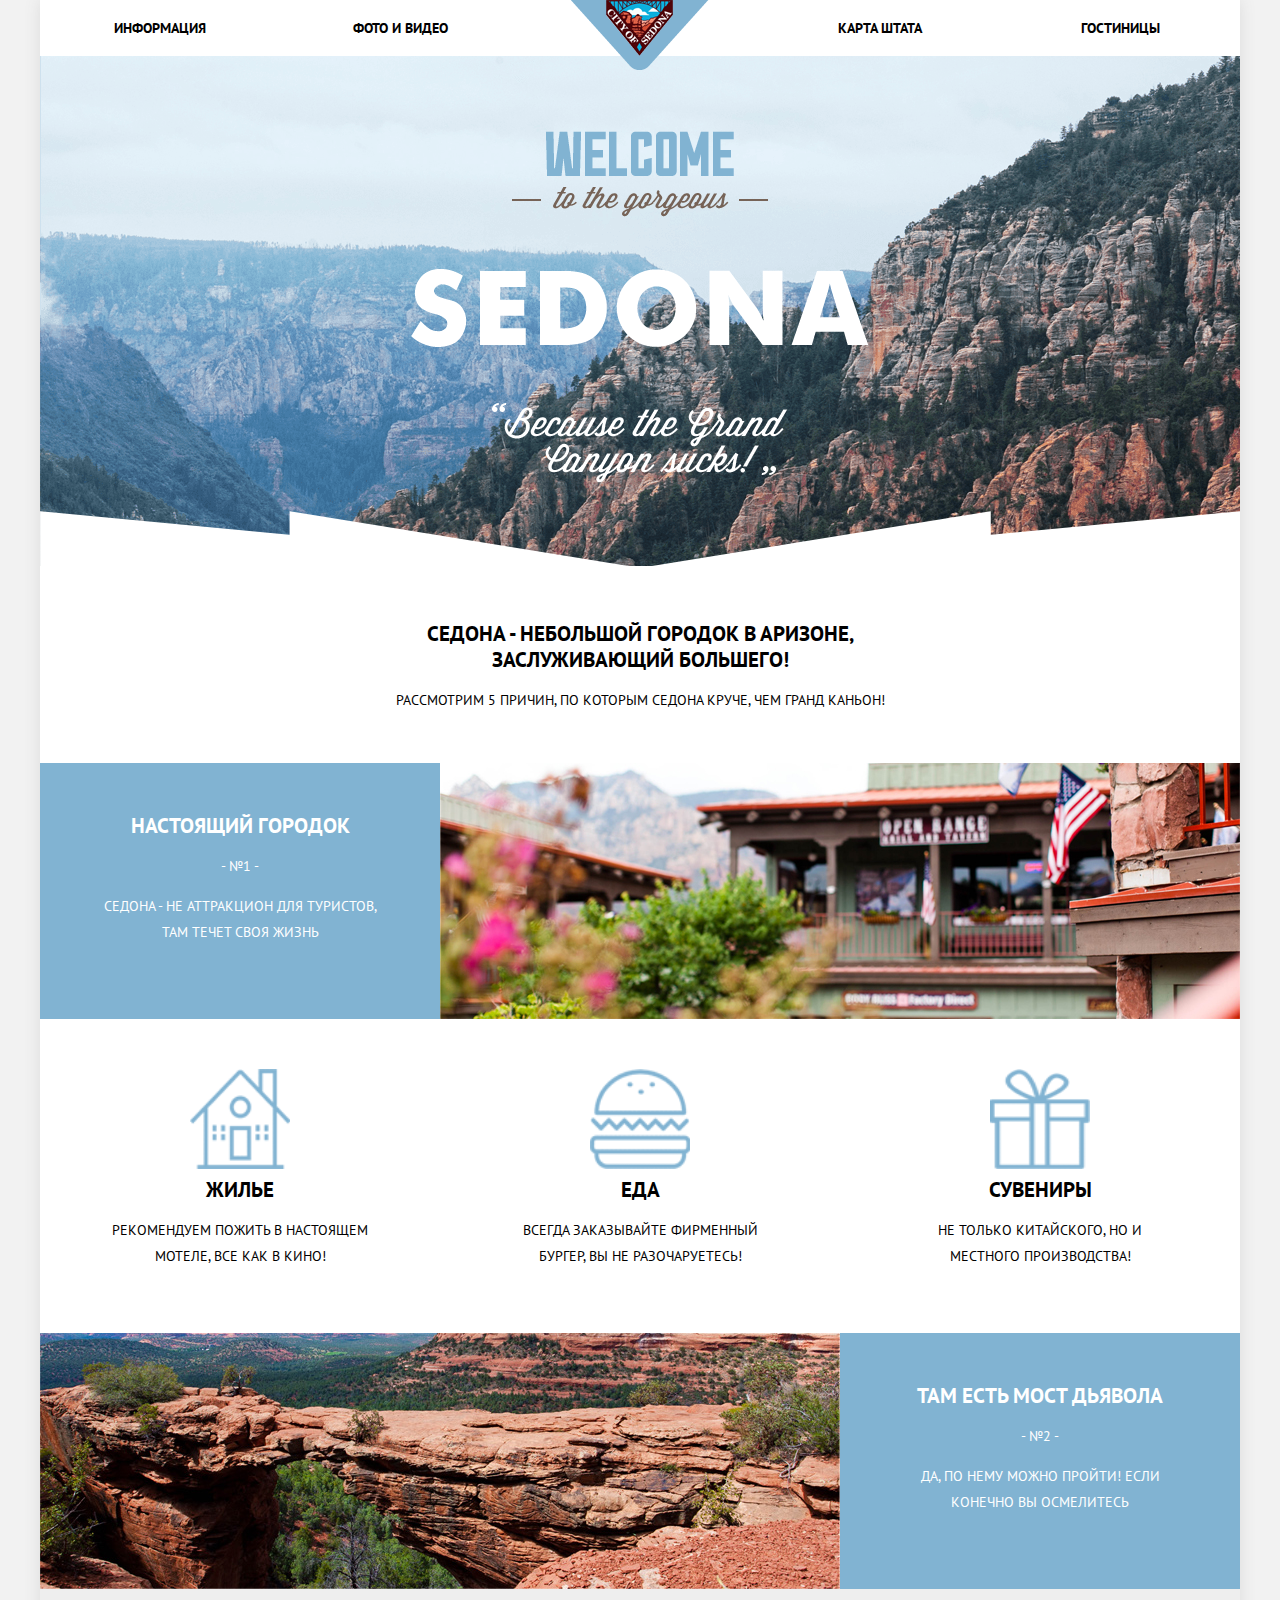
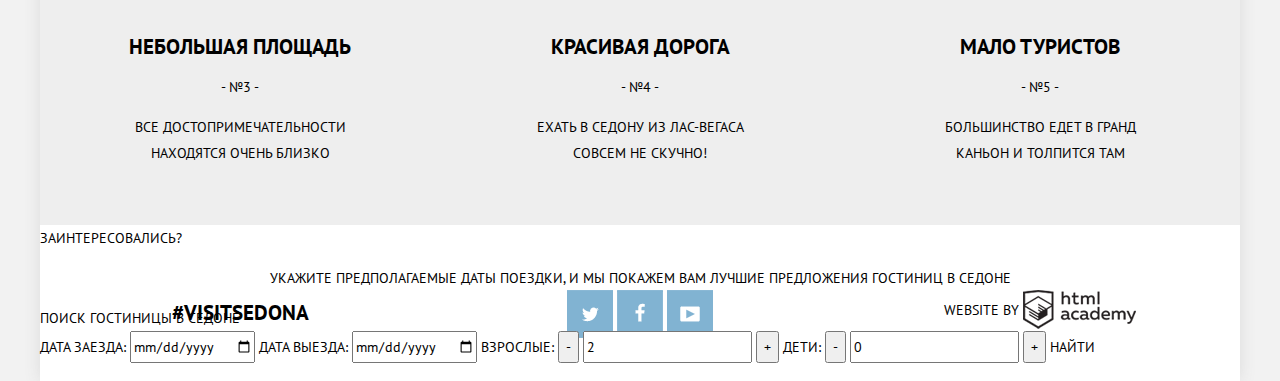
<file: index.html>
<!DOCTYPE html>
<html lang="ru">
  <head>
    <meta charset="utf-8">
    <link href="css/normalize.css" rel="stylesheet">
    <link href="css/style.css" rel="stylesheet">
    <link href="https://fonts.googleapis.com/css?family=PT+Sans:400,700&subset=cyrillic" rel="stylesheet">
    <title>HTML Academy: Седона</title>
  </head>
  <body>
    <div class="main-container">
      <header class="main-header">
        <nav>
          <ul>
            <li><a href="#">Информация</a></li>
            <li><a href="#">Фото и видео</a></li>
            <li><a href="index.html"><img src="img/logo.png" class="city-symbol" alt="city symbol" width="138px" height="70px"></a></li>
            <li><a href="#">Карта штата</a></li>
            <li><a href="catalogue.html">Гостиницы</a></li>
          </ul>
        </nav>
      </header>
      <main>
        <div class="main-picture">
          <img src="img/main-writing.png" alt="welcome" width="458px" height="352px">
        </div>
        <div class="content-promo">
          <h2>Седона - небольшой городок в Аризоне, заслуживающий большего!</h2>
          <p>Рассмотрим 5 причин, по которым Седона круче, чем Гранд Каньон!</p>
        </div>
        <div class="content-feature1 clearfix">
          <div class="description">
            <h2>Настоящий городок</h2>
            <p>- №1 -</p>
            <p>Седона - не аттракцион для туристов, там течет своя жизнь</p>
          </div>
          <div class="image">
            <img src="img/content-photo1.jpg" alt="настоящий городок" width="800px" height="256px">
          </div>
        </div>
        <div class="content-options clearfix">
          <div class="apartments">
            <img src="img/house-icon.png" alt="жилье" width="100px" height="100px">
            <h2>Жилье</h2>
            <p>Рекомендуем пожить в настоящем мотеле, все как в кино!</p>
          </div>
          <div class="food">
            <img src="img/food-icon.png" alt="еда" width="100px" height="100px">
            <h2>Еда</h2>
            <p>Всегда заказывайте фирменный бургер, вы не разочаруетесь!</p>
          </div>
          <div class="souvenirs">
            <img src="img/souvenir-icon.png" alt="сувенир" width="100px" height="100px">
            <h2>Сувениры</h2>
            <p>Не только китайского, но и местного производства!</p>
          </div>
        </div>
        <div class="content-feature2 clearfix">
          <div class="image">
            <img src="img/content-photo2.jpg" alt="мост дьявола" width="800px" height="256px">
          </div>
          <div class="description">
            <h2>Там есть мост дьявола</h2>
            <p>- №2 -</p>
            <p>Да, по нему можно пройти! Если конечно вы осмелитесь</p>
          </div>
        </div>
        <div class="content-3features clearfix">
          <div class="content-feature3">
            <h2>Небольшая площадь</h2>
            <p>- №3 -</p>
            <p>Все достопримечательности находятся очень близко</p>
          </div>
          <div class="content-feature4">
            <h2>Красивая дорога</h2>
            <p>- №4 -</p>
            <p>Ехать в Седону из Лас-Вегаса совсем не скучно!</p>
          </div>
          <div class="content-feature5">
            <h2>Мало туристов</h2>
            <p>- №5 -</p>
            <p>Большинство едет в Гранд Каньон и толпится там</p>
          </div>
        </div>
        <div class="content-find-hotel">
          <div>Заинтересовались?</div>
          <p>Укажите предполагаемые даты поездки, и мы покажем вам лучшие
          предложения гостиниц в Седоне</p>
          <div>
            <a href="#">Поиск гостиницы в Седоне</a>
          </div>
          <div class="find-form">
            <form class="find" action="index.html" method="post">
              <label>Дата заезда:
                <input type="date" name="check-in-date" value="24 апреля 2016">
              </label>
              <label>Дата выезда:
                <input type="date" name="check-out-date" value="7 июля 2016">
              </label>
              <label>Взрослые:
                <input type="button" name="grown-ups" value="-">
                <input type="number" name="grown-ups" value="2">
                <input type="button" name="grown-ups" value="+">
              </label>
              <label>Дети:
                <input type="button" name="children" value="-">
                <input type="number" name="children" value="0">
                <input type="button" name="children" value="+">
              </label>
            <a href="search.html">Найти</a>
            </form>
          </div>
          <div class="map"></div>
        </div>
      </main>
      <footer class="main-footer clearfix">
        <div class="insta-tag">
          <b>#VISITSEDONA</b>
        </div>
        <div class="social-icons">
          <a href="#">
            <img src="img/twitter-icon.png" width="46px" height="48px">
          </a>
          <a href="#">
            <img src="img/fb-icon.png" width="46px" height="48px">
          </a>
          <a href="#">
            <img src="img/yt-icon.png" width="46px" height="48px">
          </a>
        </div>
        <div class="developer">
          <span>WEBSITE BY</span>
          <img src="img/htmlacademy-logo.png">
        </div>
      </footer>
    </div>
  </body>
</html>
</file>
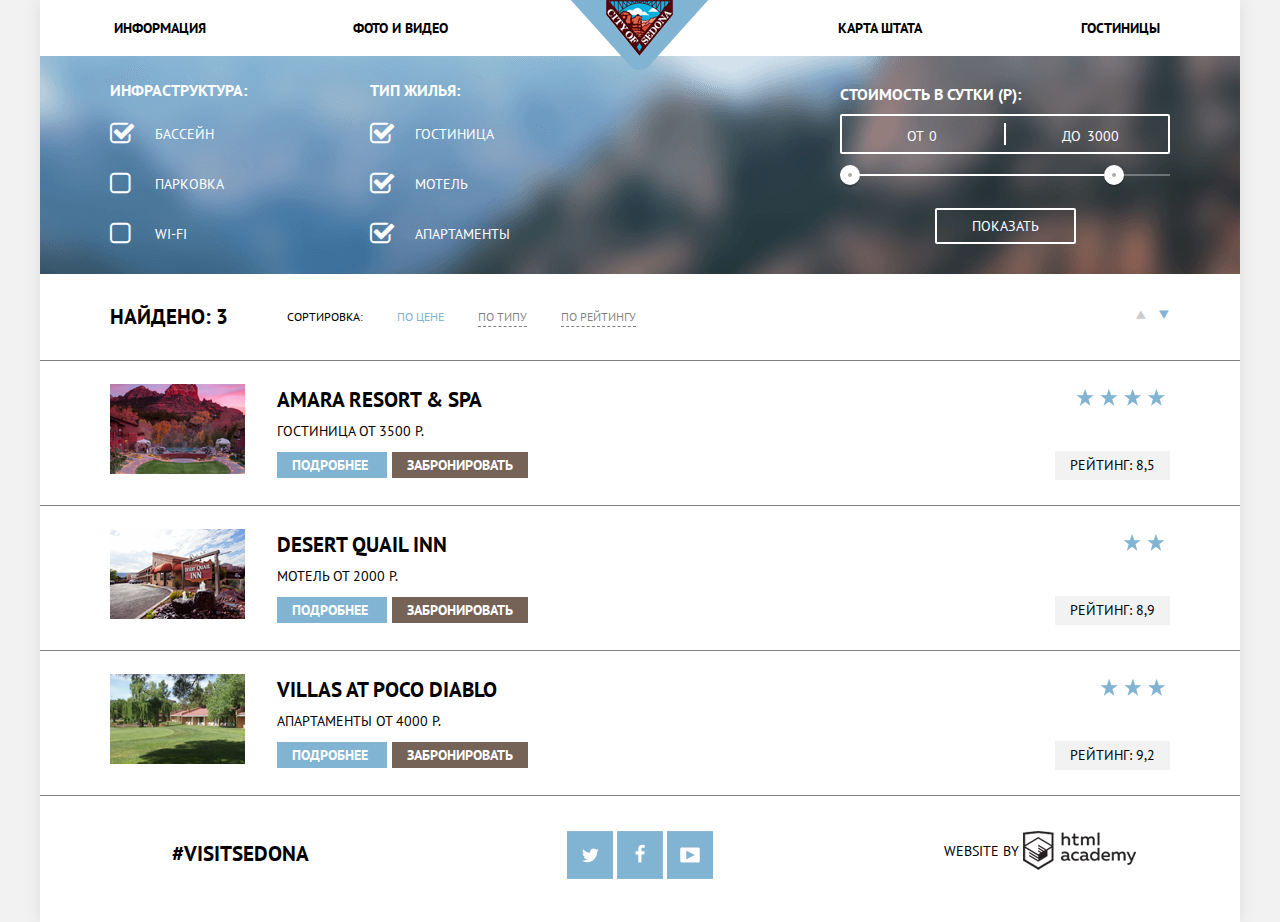
<file: catalogue.html>
<!DOCTYPE html>
<html lang="ru">
  <head>
    <meta charset="utf-8">
    <link href="css/normalize.css" rel="stylesheet">
    <link href="css/style.css" rel="stylesheet">
    <link href="https://fonts.googleapis.com/css?family=PT+Sans:400,700&subset=cyrillic" rel="stylesheet">
    <title>HTML Academy: Седона</title>
  </head>
  <body>
    <div class="main-container">
      <header class="main-header">
        <nav>
          <ul>
            <li><a href="#">Информация</a></li>
            <li><a href="#">Фото и видео</a></li>
            <li><a href="index.html"><img src="img/logo.png" class="city-symbol" alt="city symbol" width="138px" height="70px"></a></li>
            <li><a href="#">Карта штата</a></li>
            <li><a href="#">Гостиницы</a></li>
          </ul>
        </nav>
      </header>
      <main>
        <div class="filters cleafix">
          <form class="hotel-filters clearfix" action="#" method="post">
          <div class="infra">
            <div>Инфраструктура:</div>
            <div>
              <input id="pool-field" type="checkbox" name="pool" checked>
              <label for="pool-field">Бассейн</label>
            </div>
            <div>
              <input id="parking-field" type="checkbox" name="parking">
              <label for="parking-field">Парковка</label>
            </div>
            <div>
              <input id="wifi-field" type="checkbox" name="wi-fi">
              <label for="wifi-field">Wi-Fi</label>
            </div>
          </div>
          <div class="accom">
            <div>Тип жилья:</div>
            <div>
              <input id="hotel-field" type="checkbox" name="hotel" checked>
              <label for="hotel-field">Гостиница</label>
            </div>
            <div>
              <input id="motel-field" type="checkbox" name="motel" checked>
              <label for="motel-field">Мотель</label>
            </div>
            <div>
              <input id="apartments-field" type="checkbox" name="apartments" checked>
              <label for="apartments-field">Апартаменты</label>
            </div>
          </div>
            <div class="filter-range">
              <div class="filter-range-title">Стоимость в сутки (р):</div>
              <div class="price-controls">
                <label class="min-price">от <input type="text" name="min-price" value="0"></label>
                <label class="max-price">до <input type="text" name="max-price" value="3000"></label>
              </div>
              <div class="range-controls">
                <div class="scale">
                  <div class="bar"></div>
                </div>
                <div class="range-toggle range-toggle-min"></div>
                <div class="range-toggle range-toggle-max"></div>
              </div>
              <button class="btn-transparent" type="submit">Показать</button>
            </div>
          </form>
        </div>
        <div class="sorted-hotels">
          <b>Найдено: 3</b>
          <span>Сортировка:</span>
          <span>по цене</span>
          <a href="#">по типу</a>
          <a href="#">по рейтингу</a>
          <div class="buttons">
            <button class="icon-up-dir" type="button" name="previous">
            </button>
            <button class="icon-down-dir" type="button" name="next">
            </button>
          </div>
        </div>
        <article class="hotel hotel1 clearfix">
          <div class="hotel-image">
            <img src="img/amara-photo.png" alt="hotel 1" width="135px" height="90px">
          </div>
          <div class="hotel-booking">
            <h1>AMARA RESORT & SPA</h1>
            <p>Гостиница <span>от 3500 р.</span></p>
            <div class="info">
              <a href="#">Подробнее</a>
            </div>
            <div class="book">
              <a href="#">Забронировать</a>
            </div>
          </div>
          <div class="rating">Рейтинг: 8,5</div>
        </article>
        <article class="hotel hotel2 clearfix">
          <div class="hotel-image">
            <img src="img/desert-photo.png" alt="hotel 2" width="135px" height="90px">
          </div>
          <div class="hotel-booking">
            <h1>DESERT QUAIL INN</h1>
            <p>Мотель <span>от 2000 р.</span></p>
            <div class="info">
              <a href="#">Подробнее</a>
            </div>
            <div class="book">
              <a href="#">Забронировать</a>
            </div>
          </div>
          <div class="rating">Рейтинг: 8,9</div>
        </article>
        <article class="hotel hotel3 clearfix">
          <div class="hotel-image">
            <img src="img/villas-photo.png" alt="hotel 3" width="135px" height="90px">
          </div>
          <div class="hotel-booking">
            <h1>VILLAS AT POCO DIABLO</h1>
            <p>Апартаменты <span>от 4000 р.</span></p>
            <div class="info">
              <a href="#">Подробнее</a>
            </div>
            <div class="book">
              <a href="#">Забронировать</a>
            </div>
          </div>
          <div class="rating">Рейтинг: 9,2</div>
        </article>
      </main>
      <footer class="inner-footer clearfix">
        <div class="insta-tag">
          <b>#VISITSEDONA</b>
        </div>
        <div class="social-icons">
          <a href="#">
            <img src="img/twitter-icon.png" width="46px" height="48px">
          </a>
          <a href="#">
            <img src="img/fb-icon.png" width="46px" height="48px">
          </a>
          <a href="#">
            <img src="img/yt-icon.png" width="46px" height="48px">
          </a>
        </div>
        <div class="developer">
          <span>WEBSITE BY</span>
          <img src="img/htmlacademy-logo.png">
        </div>
      </footer>
    </div>
  </body>
</html>
</file>
<file: css/style.css>
/* Общие стили */

body {
  font-family: "PT Sans", "Ariel", sans-serif;
  font-size: 14px;
  line-height: 26px;
  font-weight: normal;
  margin: 0;
  padding: 0;
  text-transform: uppercase;
  background-color: #f2f2f2;
}

@font-face {
  font-weight: normal;
  font-style: normal;

  font-family: "symbols-sedona";
  src: url("../fonts/symbols-sedona.woff") format("woff"),
       url("../fonts/symbols-sedona.woff2") format("woff2");
}

[class^="icon-"]::before,
[class*=" icon-"]::before {
  display: inline-block;
  width: 1em;
  margin-right: 0.2em;
  margin-left: 0.2em;

  font-weight: normal;
  line-height: 1em;
  font-family: "symbols-sedona";
  text-align: center;
  text-transform: none;
  text-decoration: inherit;
  font-style: normal;
  font-variant: normal;
  speak: none;
}

.icon-facebook::before { content: "\66"; } /* "f" */
.icon-twitter::before { content: "\74"; } /* "t" */
.icon-up-dir::before { content: "\25b2"; } /* "▲" */
.icon-down-dir::before { content: "\25bc"; } /* "▼" */
.icon-star::before { content: "\2605"; } /* "★" */
.icon-check-off::before { content: "\2610"; } /* "☐" */
.icon-check-on::before { content: "\2611"; } /* "☑" */
.icon-calendar::before { content: "\e800"; } /* "" */
.icon-plus::before { content: "\e801"; } /* "" */
.icon-minus::before { content: "\e802"; } /* "" */
.icon-youtube::before { content: "\f39e"; } /* "" */

/* Стили для спрайта*/

.s-2-stars, .s-3-stars, .s-4-stars{
	background: url(../img/sprites.png) no-repeat;
}

.s-2-stars{
	background-position: 0 0;
	width: 42px;
	height: 17px;
}

.s-3-stars{
	background-position: 0 -20px ;
	width: 65px;
	height: 17px;
}

.s-4-stars{
	background-position: 0 -40px ;
	width: 89px;
	height: 17px;
}



a {
  color: black;
  text-decoration: none;
}

p {
  text-align: center;
  text-transform: uppercase;
}

.clearfix::after {
  content: "";
  display: table;
  clear: both;
}


h2 {
  font-family: "PT Sans", "Ariel", sans-serif;
  font-size: 21px;
  line-height: 26px;
  font-weight: bold;
  text-align: center;
  text-transform: uppercase;
  margin: 0;
  padding: 0;
}

/* Стили для хедера */

.main-header {
  background-color: #fff;
  text-align: center;
}

.main-header ul {
  margin: 0;
  padding: 0;
  font-size: 0;
  list-style: none;
}

.main-header li {
  display: inline-block;
  vertical-align: top;
  width: 20%;
  text-align: center;
}

.main-header a {
  padding: 15px 0;
  font-family: "PT Sans", "Ariel", sans-serif;
  font-size: 14px;
  font-weight: bold;
  line-height: 26px;
  background-color: white;
  display: block;
}

.main-header a:hover {
  color: #81b3d2;
}

.main-header li:nth-child(3) a {
  padding: 0;
  margin-bottom: -50px;
  background-color: transparent;
}

.main-header img {
  position: relative;
  z-index: 10;
}

.content-feature1 .description {
  width: 300px;
  height: 156px;
  float: left;
  background-color: #81b3d2;
  color: white;
  padding: 50px;
}

.content-feature1 .image {
  width: 800px;
  height: 256px;
  float: right;
}

.content-feature2 .description {
  width: 300px;
  height: 156px;
  float: right;
  background-color: #81b3d2;
  color: white;
  padding: 50px;
}

.content-feature2 .image {
  width: 800px;
  height: 256px;
  float: left;
}

.content-3features {
  background-color: #eee;
}

.content-3features div {
  width: 230px;
  margin: 45px 85px;
  float: left;
}

.content-options{
  background-color: white;
  text-align: center;
}

.content-options div {
  width: 260px;
  float: left;
  margin: 50px 70px;
}

.content-promo {
  width: 500px;
  margin: 0 auto;
}

.content-promo p {
  margin-bottom: 50px;
}

.main-container {
  width: 1200px;
  background-color: #fff;
  margin: 0 auto;
  position: relative;
  box-shadow: 0 0 15px 0 #dbdbdb;
}

.main-picture {
  position: relative;
  background-image: url("../img/background-photo.png");
  background-color: #81b3d2;
  text-align: center;
  width: 1200px;
  height: 510px;
  margin: 0;
  margin-bottom: 55px;
}

.main-picture::after {
  content: '';
  width: 100%;
  height: 55px;
  position: absolute;
  bottom: 0px;
  left: 50%;
  margin-left: -50%;
  background-image: url('../img/background-decoration.png')
}

.main-picture img {
  width: 458px;
  height: 352px;
  margin-top: 75px;
}

/*Стили для контейнера с формой*/


/* Стили для футера */

.main-footer {
  background-color: white;
  text-align: center;
  margin-top: -108px;
  background-color: rgba(255, 255, 255, 0.7);
}

.main-footer div {
  width: 400px;
  float: left;
  padding: 35px 0;

}

.inner-footer {
  background-color: white;
  text-align: center;
}

.inner-footer div {
  width: 400px;
  float: left;
  padding: 35px 0;

}

.insta-tag {
  font-family: "PT Sans", "Ariel", sans-serif;
  font-size: 21px;
  line-height: 26px;
  font-weight: bold;
  margin-top: 10px;
}

.developer span {
   display: inline-block;
   vertical-align: middle;
}

.developer img {
   display: inline-block;
   vertical-align: middle;
}


/* Стили для внутренней страницы */


.filters {
  background: #81b3d2 url("../img/filter-background.png") no-repeat;
}

.hotel-filters label {
  color: white;
}

.hotel-filters input[type="checkbox"] {
  display: none;
}

.hotel-filters input[type="checkbox"] + label {
  display: block;
  line-height: 50px;
  padding-left: 45px;
  position: relative;
}

.hotel-filters input[type="checkbox"] + label::before {
  content: "\2610";
  position: absolute;
  top: 0;
  left: 0;
  width: 30px;
  height: 30px;
  font-size: 26px;
  font-family: "symbols-sedona";
}

.hotel-filters input[type="checkbox"]:checked + label::before {
  content: "\2611";
  position: absolute;
  top: 0;
  left: 0;
  width: 30px;
  height: 30px;
  font-size: 26px;
  font-family: "symbols-sedona";
}

.infra {
  width: 120px;
  float: left;
  margin: 15px 70px;
  line-height: 38px;
}

.infra div:nth-child(1) {
  font-size: 16px;
  font-weight: bold;
  color: white;
}

.accom {
  width: 120px;
  float: left;
  margin: 15px 70px;
  line-height: 38px;
}

.accom div:nth-child(1) {
  font-size: 16px;
  font-weight: bold;
  color: white;
}

/* Стили для слайдера */

.filter-range {
  float: right;
  width: 330px;
  display: inline-block;
  vertical-align: top;
  margin: 28px 70px;

  color: #ffffff;
  text-transform: uppercase;
}

.filter-range-title {
  margin-bottom: 9px;

  font-weight: 600;
  font-size: 16px;
  line-height: 21px;
}

.price-controls {
  position: relative;

  height: 36px;
  margin-bottom: 20px;

  font-size: 0;

  border: 2px solid #ffffff;
  border-radius: 2px;
}

.price-controls::after {
  content: "";
  position: absolute;
  top: 50%;
  left: 50%;

  width: 2px;
  height: 22px;

  background: #ffffff;
  transform: translate(-50%, -50%);
}

.price-controls label {
  display: inline-block;

  font-size: 14px;
  line-height: 38px;
  vertical-align: top;

  cursor: pointer;
}

.price-controls .min-price,
.price-controls .max-price {
  width: 90px;
  padding-left: 65px;
}

.price-controls input {
  width: 50px;
  margin: 0;

  color: inherit;
  font: inherit;

  background: none;
  border: none;
  outline: none;
}

.range-controls {
  position: relative;

  margin-bottom: 32px;
}

.range-controls .scale {
  height: 2px;

  background: rgba(255, 255, 255, 0.3);
}

.range-controls .bar {
  width: 80%;
  height: 2px;

  background: #ffffff;
}

.range-toggle {
  position: absolute;
  top: -9px;

  width: 4px;
  height: 4px;

  background: #ababab;
  border: 8px solid #ffffff;
  border-radius: 50%;
  box-shadow: 0 2px 1px 0 rgba(0, 1, 1, 0.2);
  cursor: pointer;
}

.range-toggle:hover {
  background: #1c4f80;
}

.range-toggle-min {
  left: 0;
}

.range-toggle-max {
  left: 80%;
}

.btn-transparent {
  display: block;
  margin: 0 auto;
  padding: 6px 35px;

  font-size: 14px;
  line-height: 20px;
  color: #ffffff;
  text-transform: uppercase;

  background: transparent;
  border: 2px solid #ffffff;
  border-radius: 2px;
  outline: none;
  cursor: pointer;
}

.btn-transparent:hover {
  color: #000000;

  background: #ffffff;
}

.sorted-hotels {
  position: relative;
  border-bottom: 1px solid rgba(0, 0, 0, 0.5);
}

.sorted-hotels b {
  display: inline-block;
  font-size: 21px;
  line-height: 26px;
  font-weight: bold;
  margin: 30px 40px 30px 70px;
  vertical-align: middle;
}

.sorted-hotels span,
.sorted-hotels a {
  font-size: 12px;
  line-height: 18px;
  margin: 30px 15px;
  display: inline-block;
  vertical-align: middle;
}

.sorted-hotels a {
  border-bottom: 1px dashed rgba(0, 0, 0, 0.5);
  color: rgba(0, 0, 0, 0.5);
}

.sorted-hotels span:nth-child(3) {
  color: #81b3d2;
}

.sorted-hotels a:active {
  color: #81b3d2;
}

.sorted-hotels a:hover {
  color: #81b3d2;
  border-bottom: 1px dashed #81b3d2;
}

.buttons {
  display: inline-block;
  position: absolute;
  right: 55px;
  top: 27px;
}

.icon-up-dir {
  font-size: 21px;
  background-color: transparent;
  border: none;
  color: #ccc;
  margin-right: -22px;
}

.icon-down-dir {
  font-size: 21px;
  background-color: transparent;
  border: none;
  color: #81b3d2;
}

.hotel {
  position: relative;
  border-bottom: 1px solid rgba(0, 0, 0, 0.5);
}

.hotel-image,
.hotel-booking {
  display: inline-block;
  vertical-align: middle;
  margin: 23px 0;
}

.hotel-booking p {
  text-align: left;
  line-height: 14px;
}

.hotel-booking h1 {
  font-size: 21px;
  font-weight: bold;
  line-height: 21px;
  margin: 0;
  padding: 0;
}

.hotel-booking a  {
  color: #fff;
  font-weight: bold;
  line-height: 21px;
}

.info,
.book {
  display: inline;
  padding: 4px 15px;
  margin-right: 5px;
}

.info {
  background-color: #81b3d2;
}

.book {
  background-color: #766357;
}

.hotel-image {
  margin-left: 70px;
}

.hotel-booking {
  margin-left: 28px;
}

.rating {
  font-size: 14px;
  line-height: 21px;
  background-color: #f2f2f2;
  padding: 4px 15px;
  float: right;
  margin-top: 90px;
  margin-right: 70px;
  position: relative;
}

.hotel1 .rating::before {
  content: "";
  position: absolute;
  top: -62px;
  left: 21px;
  background-image: url("../img/sprites.png");
  background-position: 0 -40px ;
	width: 89px;
	height: 17px;
}

.hotel2 .rating::before {
  content: "";
  position: absolute;
  top: -62px;
  left: 68px;
  background-image: url("../img/sprites.png");
  background-position: 0 0;
	width: 42px;
	height: 17px;
}

.hotel3 .rating::before {
  content: "";
  position: absolute;
  top: -62px;
  left: 45px;
  background-image: url("../img/sprites.png");
  background-position: 0 -20px ;
	width: 65px;
	height: 17px;
}
</file>
